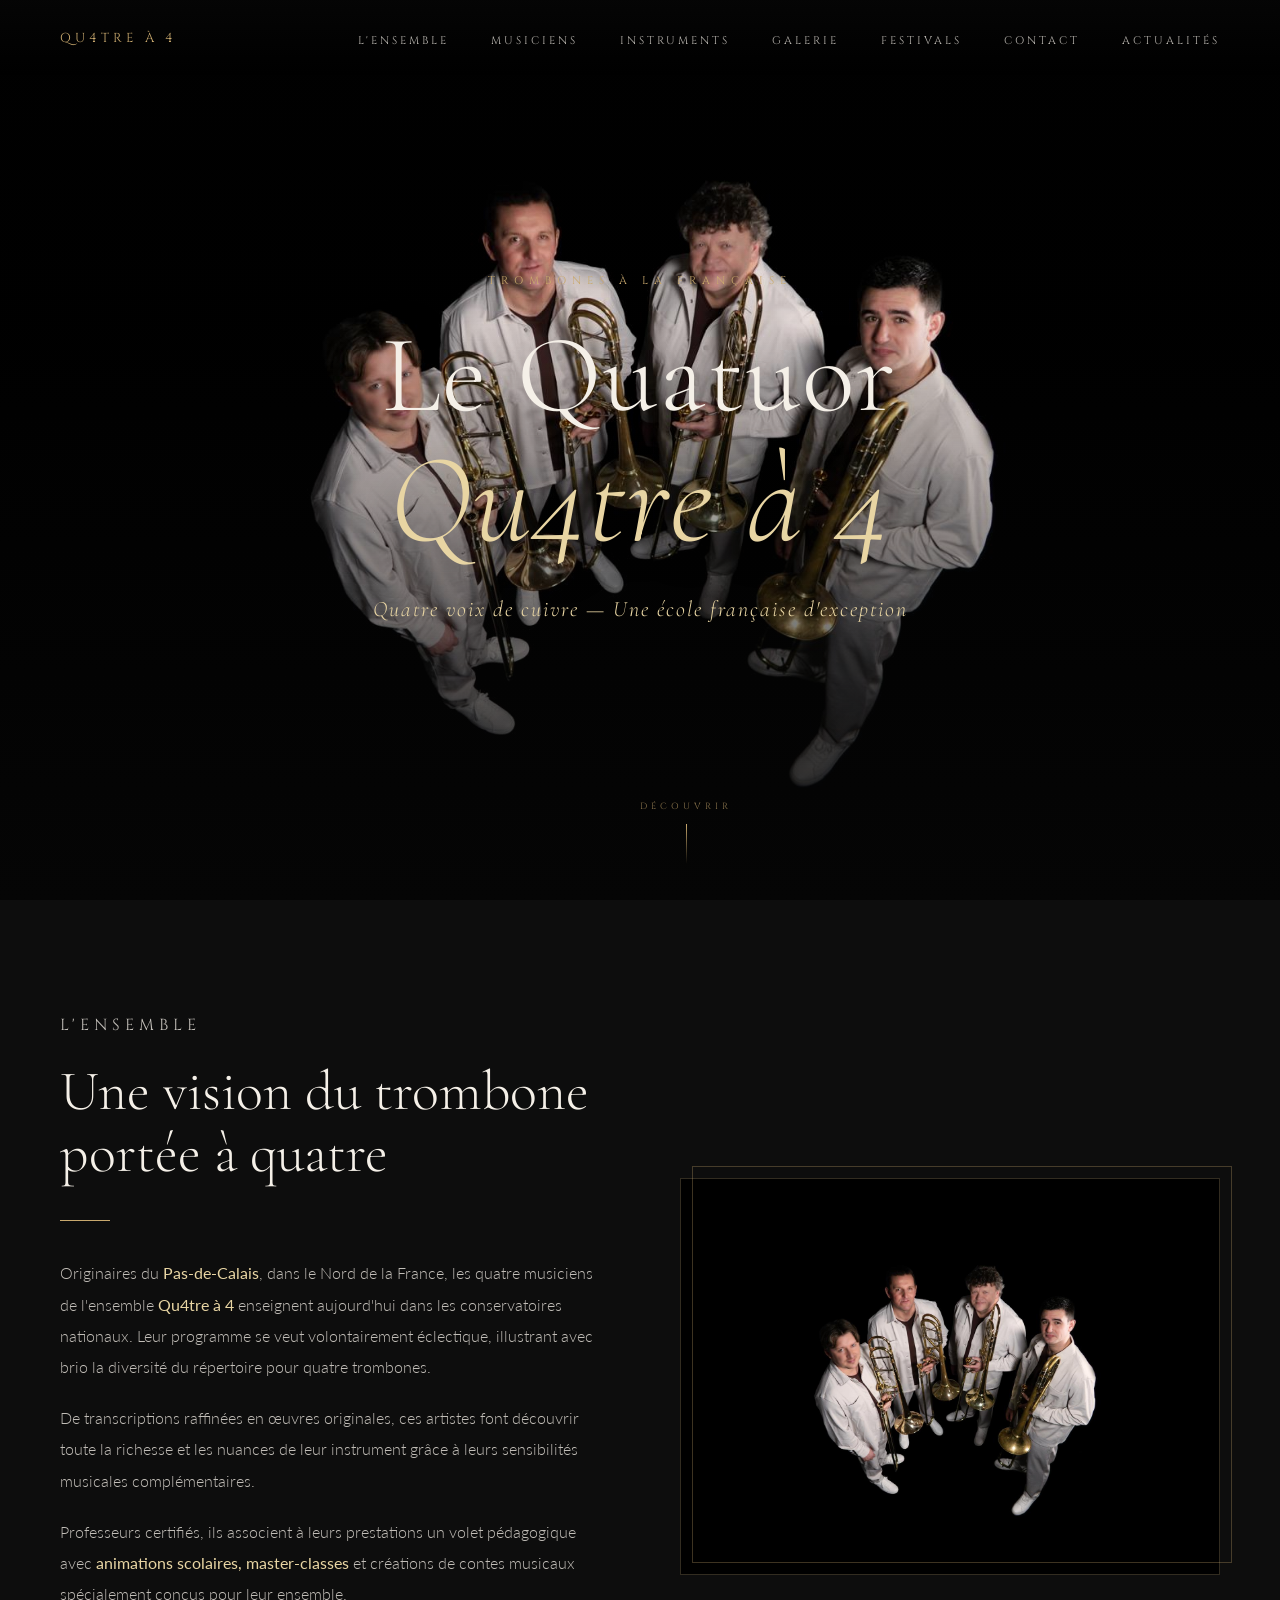
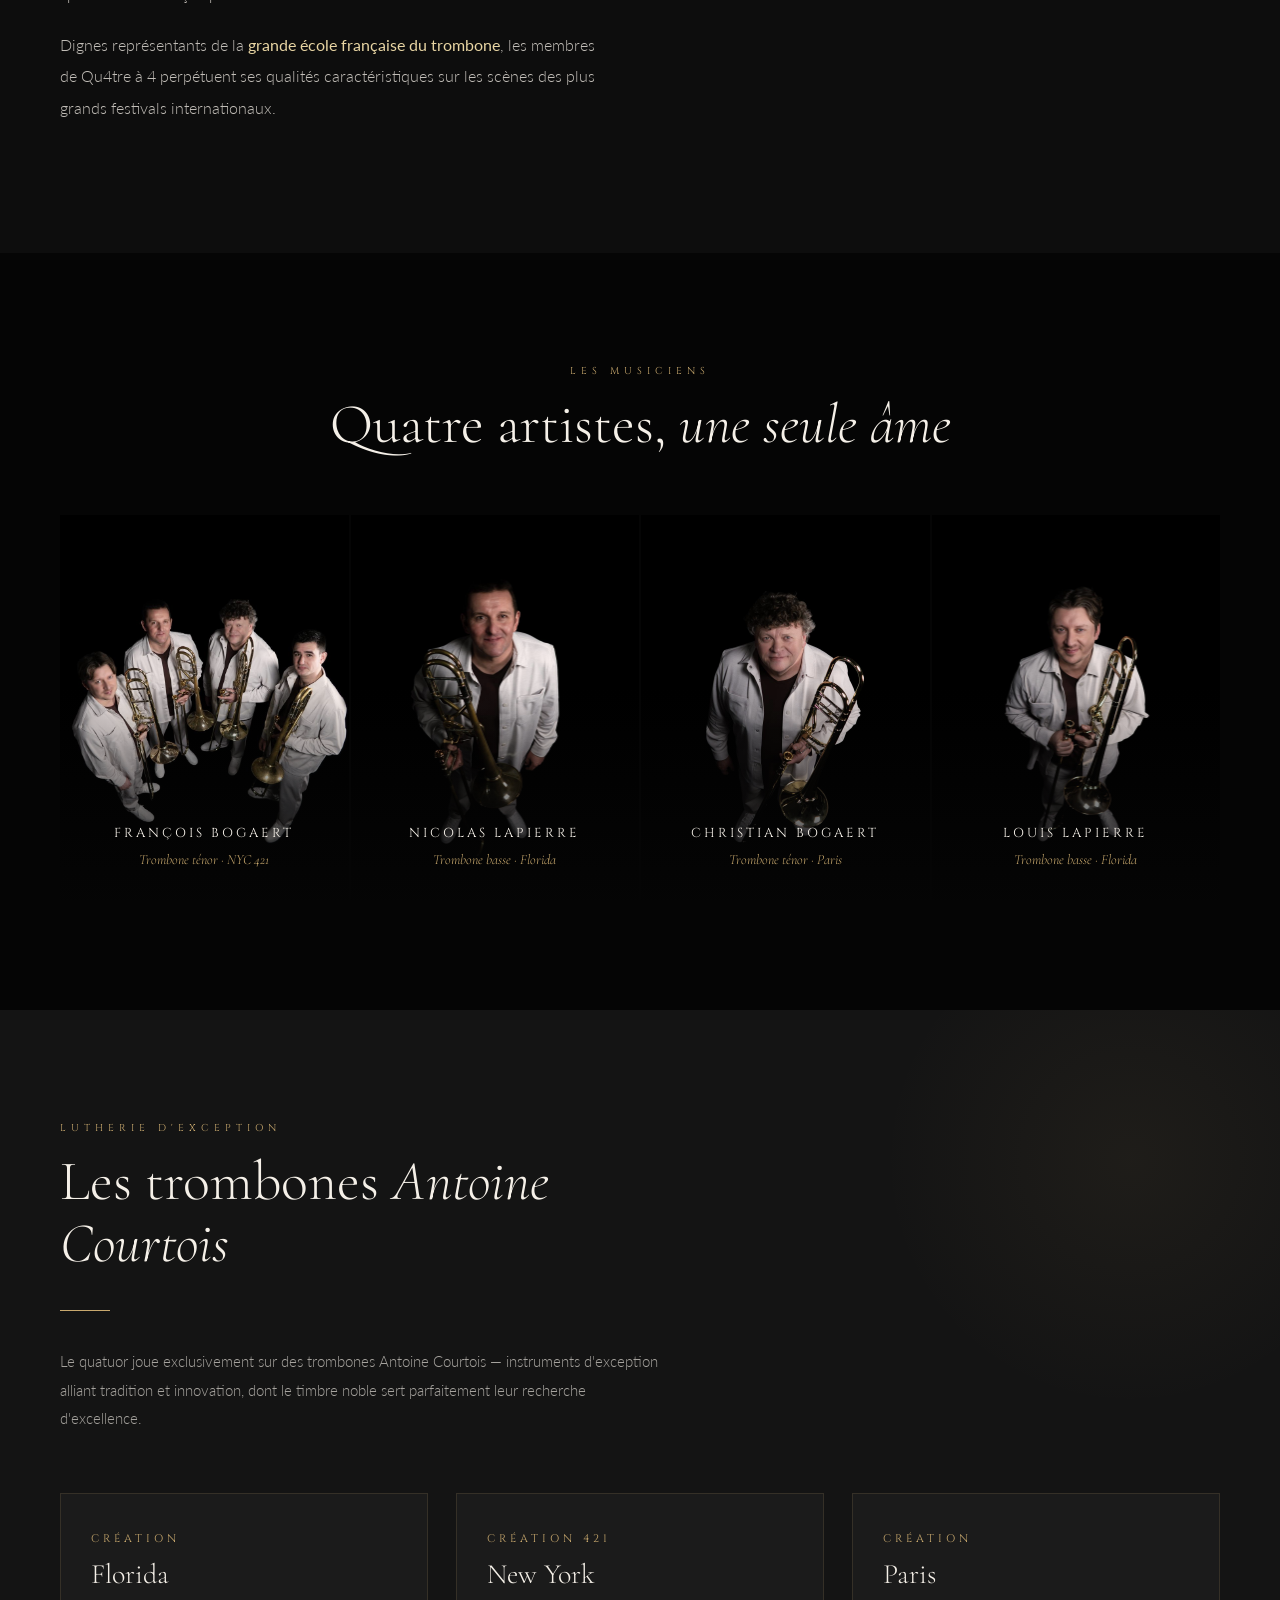
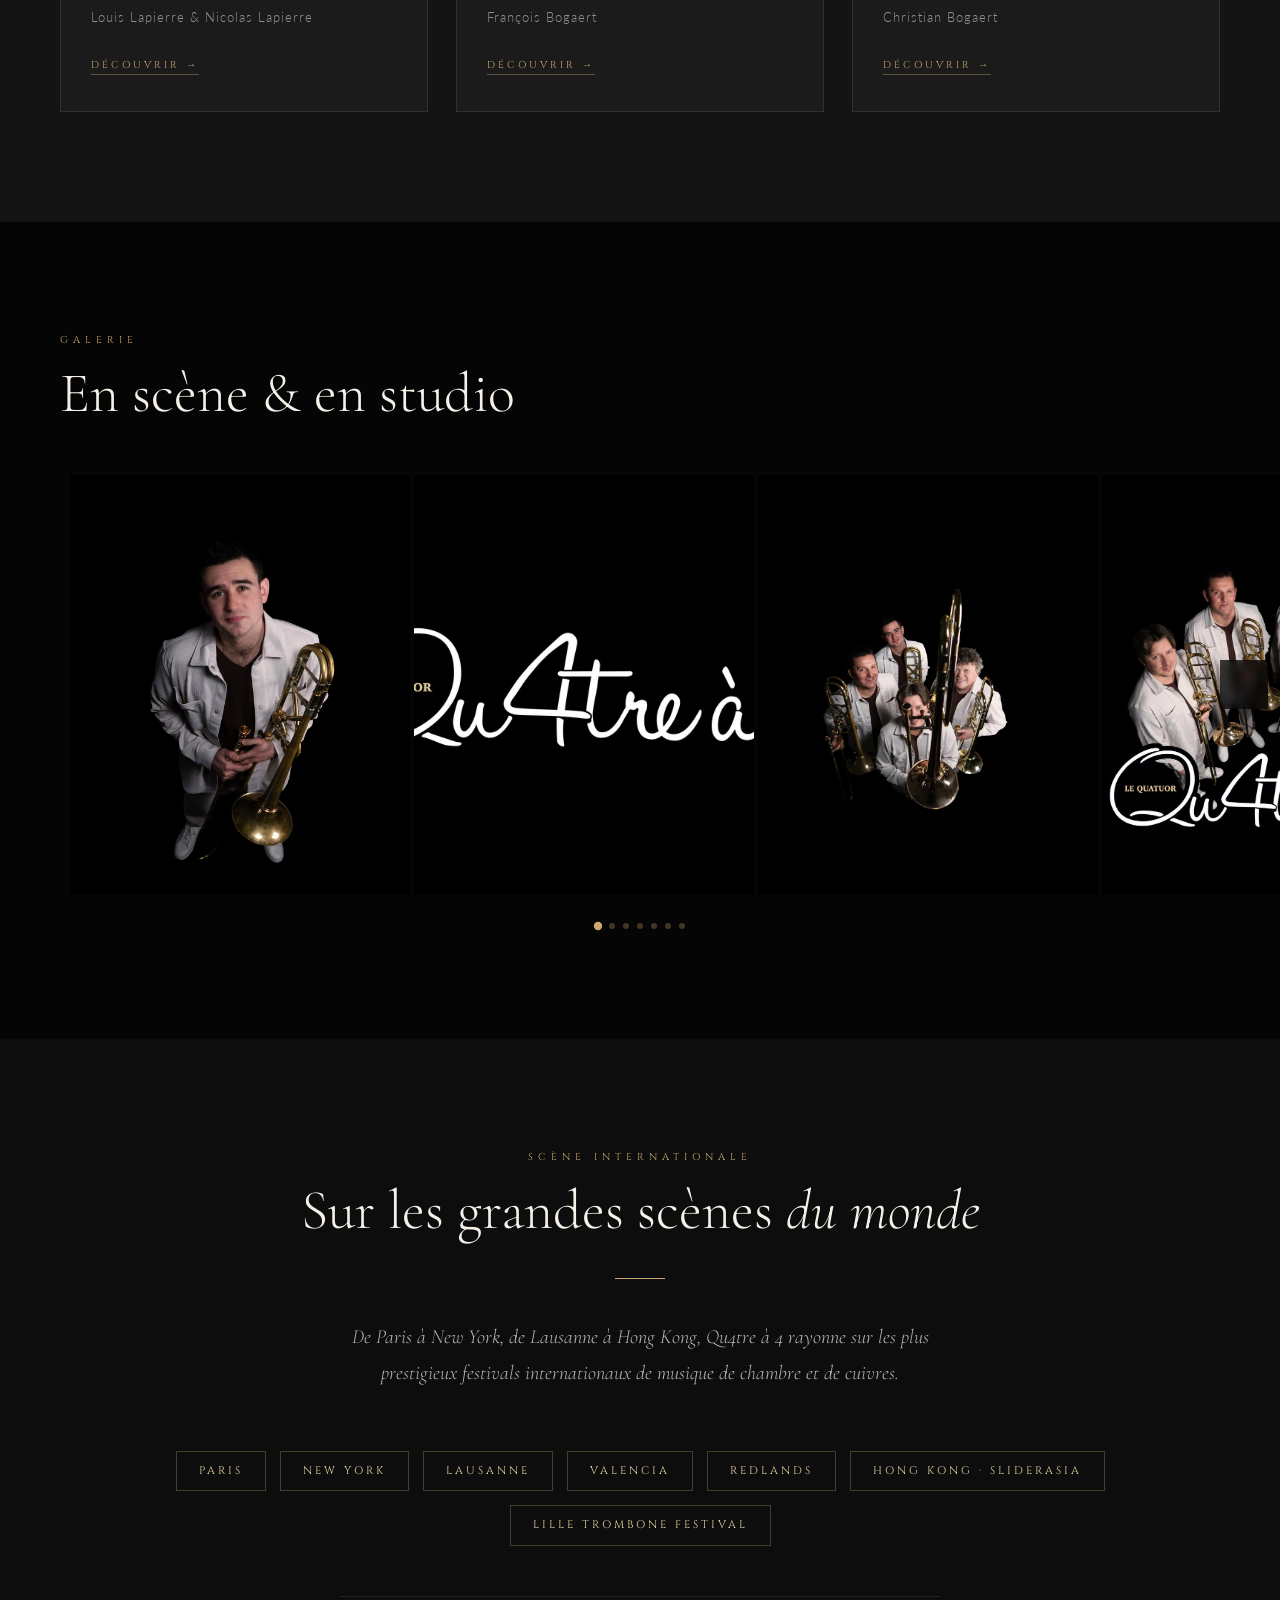
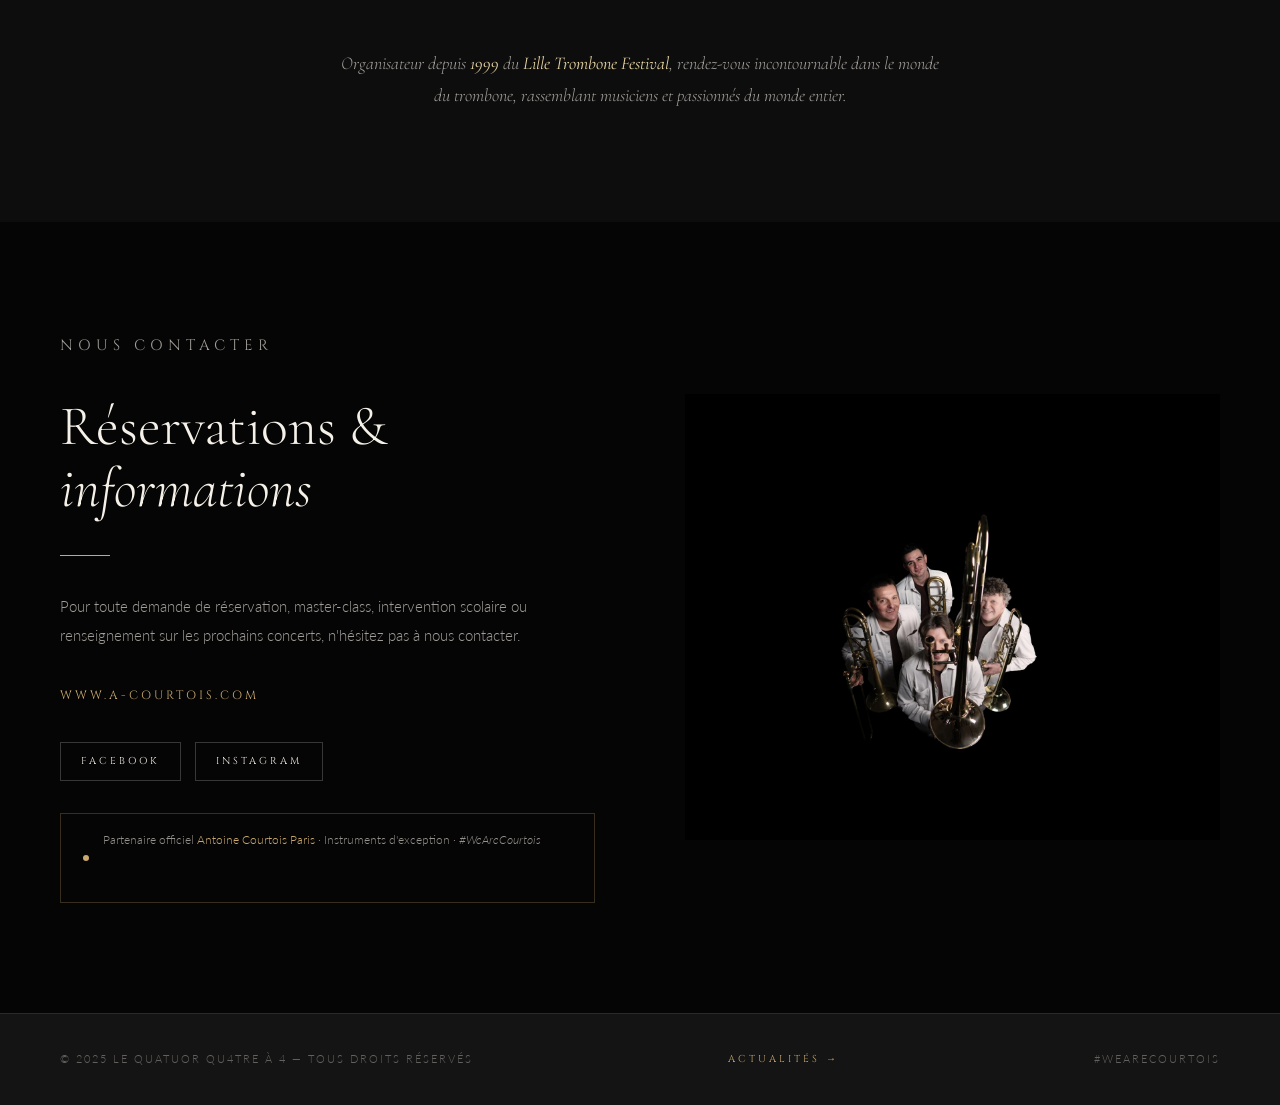
<file: index.html>
<!DOCTYPE html>
<html lang="fr">
<head>
  <meta charset="UTF-8">
  <meta name="viewport" content="width=device-width, initial-scale=1.0">
  <title>Le Quatuor Qu4tre à 4 — Trombones à la Française</title>
  <link rel="stylesheet" href="css/base.css">
  <link rel="stylesheet" href="css/nav.css">
  <link rel="stylesheet" href="css/home.css">
</head>
<body>

  <!-- ── NAVIGATION ── -->
  <nav id="navbar">
    <a href="#hero" class="nav-logo">Qu4tre à 4</a>
    <ul class="nav-links">
      <li><a href="#presentation">L'Ensemble</a></li>
      <li><a href="#membres">Musiciens</a></li>
      <li><a href="#instruments">Instruments</a></li>
      <li><a href="#galerie">Galerie</a></li>
      <li><a href="#festivals">Festivals</a></li>
      <li><a href="#contact">Contact</a></li>
      <li><a href="actualites.html">Actualités</a></li>
    </ul>
    <a href="actualites.html" class="nav-mobile-actu">Actualités</a>
  </nav>

  <!-- ── HERO ── -->
  <section id="hero">
    <div class="hero-bg"></div>
    <div class="hero-overlay"></div>
    <div class="hero-content">
      <p class="hero-eyebrow">Trombones à la Française</p>
      <h1 class="hero-title">Le Quatuor<br><em>Qu4tre à 4</em></h1>
      <p class="hero-tagline">Quatre voix de cuivre — Une école française d'exception</p>
    </div>
    <div class="hero-scroll">
      <span>Découvrir</span>
      <div class="scroll-line"></div>
    </div>
  </section>

  <!-- ── PRÉSENTATION ── -->
  <section id="presentation">
    <div class="pres-text reveal">
      <p class="eyebrow">L'Ensemble</p>
      <h2 class="section-title">Une vision du trombone portée à quatre</h2>
      <span class="gold-rule"></span>
      <p>Originaires du <strong>Pas-de-Calais</strong>, dans le Nord de la France, les quatre musiciens de l'ensemble <strong>Qu4tre à 4</strong> enseignent aujourd'hui dans les conservatoires nationaux. Leur programme se veut volontairement éclectique, illustrant avec brio la diversité du répertoire pour quatre trombones.</p>
      <p>De transcriptions raffinées en œuvres originales, ces artistes font découvrir toute la richesse et les nuances de leur instrument grâce à leurs sensibilités musicales complémentaires.</p>
      <p>Professeurs certifiés, ils associent à leurs prestations un volet pédagogique avec <strong>animations scolaires, master-classes</strong> et créations de contes musicaux spécialement conçus pour leur ensemble.</p>
      <p>Dignes représentants de la <strong>grande école française du trombone</strong>, les membres de Qu4tre à 4 perpétuent ses qualités caractéristiques sur les scènes des plus grands festivals internationaux.</p>
    </div>
    <div class="pres-img reveal">
      <img src="images/groupe-2.jpg" alt="Qu4tre à 4 — Photo de groupe">
      <div class="pres-img-frame"></div>
    </div>
  </section>

  <!-- ── MEMBRES ── -->
  <section id="membres">
    <p class="eyebrow reveal">Les Musiciens</p>
    <h2 class="section-title reveal">Quatre artistes, <em>une seule âme</em></h2>
    <div class="membres-grid">
      <div class="membre-card reveal">
        <img src="images/francois-bogaert.jpg" alt="François Bogaert">
        <div class="membre-overlay">
          <p class="membre-name">François Bogaert</p>
          <p class="membre-instrument">Trombone ténor · NYC 421</p>
        </div>
      </div>
      <div class="membre-card reveal">
        <img src="images/nicolas-lapierre.jpg" alt="Nicolas Lapierre">
        <div class="membre-overlay">
          <p class="membre-name">Nicolas Lapierre</p>
          <p class="membre-instrument">Trombone basse · Florida</p>
        </div>
      </div>
      <div class="membre-card reveal">
        <img src="images/christian-bogaert.jpg" alt="Christian Bogaert">
        <div class="membre-overlay">
          <p class="membre-name">Christian Bogaert</p>
          <p class="membre-instrument">Trombone ténor · Paris</p>
        </div>
      </div>
      <div class="membre-card reveal">
        <img src="images/louis-lapierre.jpg" alt="Louis Lapierre">
        <div class="membre-overlay">
          <p class="membre-name">Louis Lapierre</p>
          <p class="membre-instrument">Trombone basse · Florida</p>
        </div>
      </div>
    </div>
  </section>

  <!-- ── INSTRUMENTS ── -->
  <section id="instruments">
    <div class="instruments-header reveal">
      <p class="eyebrow">Lutherie d'exception</p>
      <h2 class="section-title">Les trombones <em>Antoine Courtois</em></h2>
      <span class="gold-rule"></span>
      <p style="color:rgba(245,240,232,0.65); font-size:15px; line-height:1.9;">Le quatuor joue exclusivement sur des trombones Antoine Courtois — instruments d'exception alliant tradition et innovation, dont le timbre noble sert parfaitement leur recherche d'excellence.</p>
    </div>
    <div class="instruments-grid">
      <div class="instrument-card reveal">
        <p class="instrument-model">Création</p>
        <h3 class="instrument-name">Florida</h3>
        <p class="instrument-player">Louis Lapierre &amp; Nicolas Lapierre</p>
        <a href="https://www.a-courtois.com/fr/instruments/trombones-fr/creation-florida/" target="_blank" class="instrument-link">Découvrir →</a>
      </div>
      <div class="instrument-card reveal">
        <p class="instrument-model">Création 421</p>
        <h3 class="instrument-name">New York</h3>
        <p class="instrument-player">François Bogaert</p>
        <a href="https://www.a-courtois.com/fr/instruments/tenor-fr/creation-421-new-york-trombone-tenor/" target="_blank" class="instrument-link">Découvrir →</a>
      </div>
      <div class="instrument-card reveal">
        <p class="instrument-model">Création</p>
        <h3 class="instrument-name">Paris</h3>
        <p class="instrument-player">Christian Bogaert</p>
        <a href="https://www.a-courtois.com/fr/instruments/tenor-fr/creation-paris/" target="_blank" class="instrument-link">Découvrir →</a>
      </div>
    </div>
  </section>

  <!-- ── GALERIE ── -->
  <section id="galerie">
    <div class="section-header">
      <p class="eyebrow reveal">Galerie</p>
      <h2 class="section-title reveal">En scène &amp; en studio</h2>
    </div>
    <div class="carousel-wrapper">
      <button class="carousel-btn carousel-prev" aria-label="Précédent">&#8592;</button>
      <div class="carousel-track">
        <div class="galerie-item"><img src="images/galerie-1.jpg" alt="Qu4tre à 4"></div>
        <div class="galerie-item"><img src="images/galerie-2.jpg" alt="Qu4tre à 4"></div>
        <div class="galerie-item"><img src="images/galerie-3.jpg" alt="Qu4tre à 4"></div>
        <div class="galerie-item"><img src="images/galerie-4.jpg" alt="Qu4tre à 4"></div>
        <div class="galerie-item"><img src="images/galerie-5.jpg" alt="Qu4tre à 4"></div>
        <div class="galerie-item"><img src="images/galerie-6.jpg" alt="Qu4tre à 4"></div>
        <div class="galerie-item"><img src="images/galerie-7.jpg" alt="Qu4tre à 4"></div>
      </div>
      <button class="carousel-btn carousel-next" aria-label="Suivant">&#8594;</button>
    </div>
  </section>

  <!-- ── FESTIVALS ── -->
  <section id="festivals">
    <p class="eyebrow reveal">Scène internationale</p>
    <h2 class="section-title reveal">Sur les grandes scènes <em>du monde</em></h2>
    <span class="gold-rule" style="margin: 0 auto 40px;"></span>
    <p class="festivals-intro reveal">De Paris à New York, de Lausanne à Hong Kong, Qu4tre à 4 rayonne sur les plus prestigieux festivals internationaux de musique de chambre et de cuivres.</p>
    <div class="festivals-pills reveal">
      <span class="festival-pill">Paris</span>
      <span class="festival-pill">New York</span>
      <span class="festival-pill">Lausanne</span>
      <span class="festival-pill">Valencia</span>
      <span class="festival-pill">Redlands</span>
      <span class="festival-pill">Hong Kong · SliderAsia</span>
      <span class="festival-pill">Lille Trombone Festival</span>
    </div>
    <p class="festival-note reveal">Organisateur depuis <strong>1999</strong> du <strong>Lille Trombone Festival</strong>, rendez-vous incontournable dans le monde du trombone, rassemblant musiciens et passionnés du monde entier.</p>
  </section>

  <!-- ── CONTACT ── -->
  <section id="contact">
    <div class="contact-text reveal">
      <p class="eyebrow">Nous contacter</p>
      <h2 class="section-title">Réservations &amp; <em>informations</em></h2>
      <span class="gold-rule"></span>
      <p>Pour toute demande de réservation, master-class, intervention scolaire ou renseignement sur les prochains concerts, n'hésitez pas à nous contacter.</p>
      <div class="contact-links">
        <a href="https://www.a-courtois.com" target="_blank">www.a-courtois.com</a>
      </div>
      <div class="social-row">
        <a href="#" target="_blank">Facebook</a>
        <a href="#" target="_blank">Instagram</a>
      </div>
      <div class="courtois-badge">
        <div class="badge-dot"></div>
        <p>Partenaire officiel <a href="https://www.a-courtois.com" target="_blank">Antoine Courtois Paris</a> · Instruments d'exception · <em>#WeAreCourtois</em></p>
      </div>
    </div>
    <div class="contact-photo reveal">
      <img src="images/groupe-3.jpg" alt="Qu4tre à 4">
    </div>
  </section>

  <!-- ── FOOTER ── -->
  <footer>
    <p>© 2025 Le Quatuor Qu4tre à 4 — Tous droits réservés</p>
    <a href="actualites.html">Actualités →</a>
    <p>#WeAreCourtois</p>
  </footer>

  <script src="js/main.js"></script>
</body>
</html>
</file>
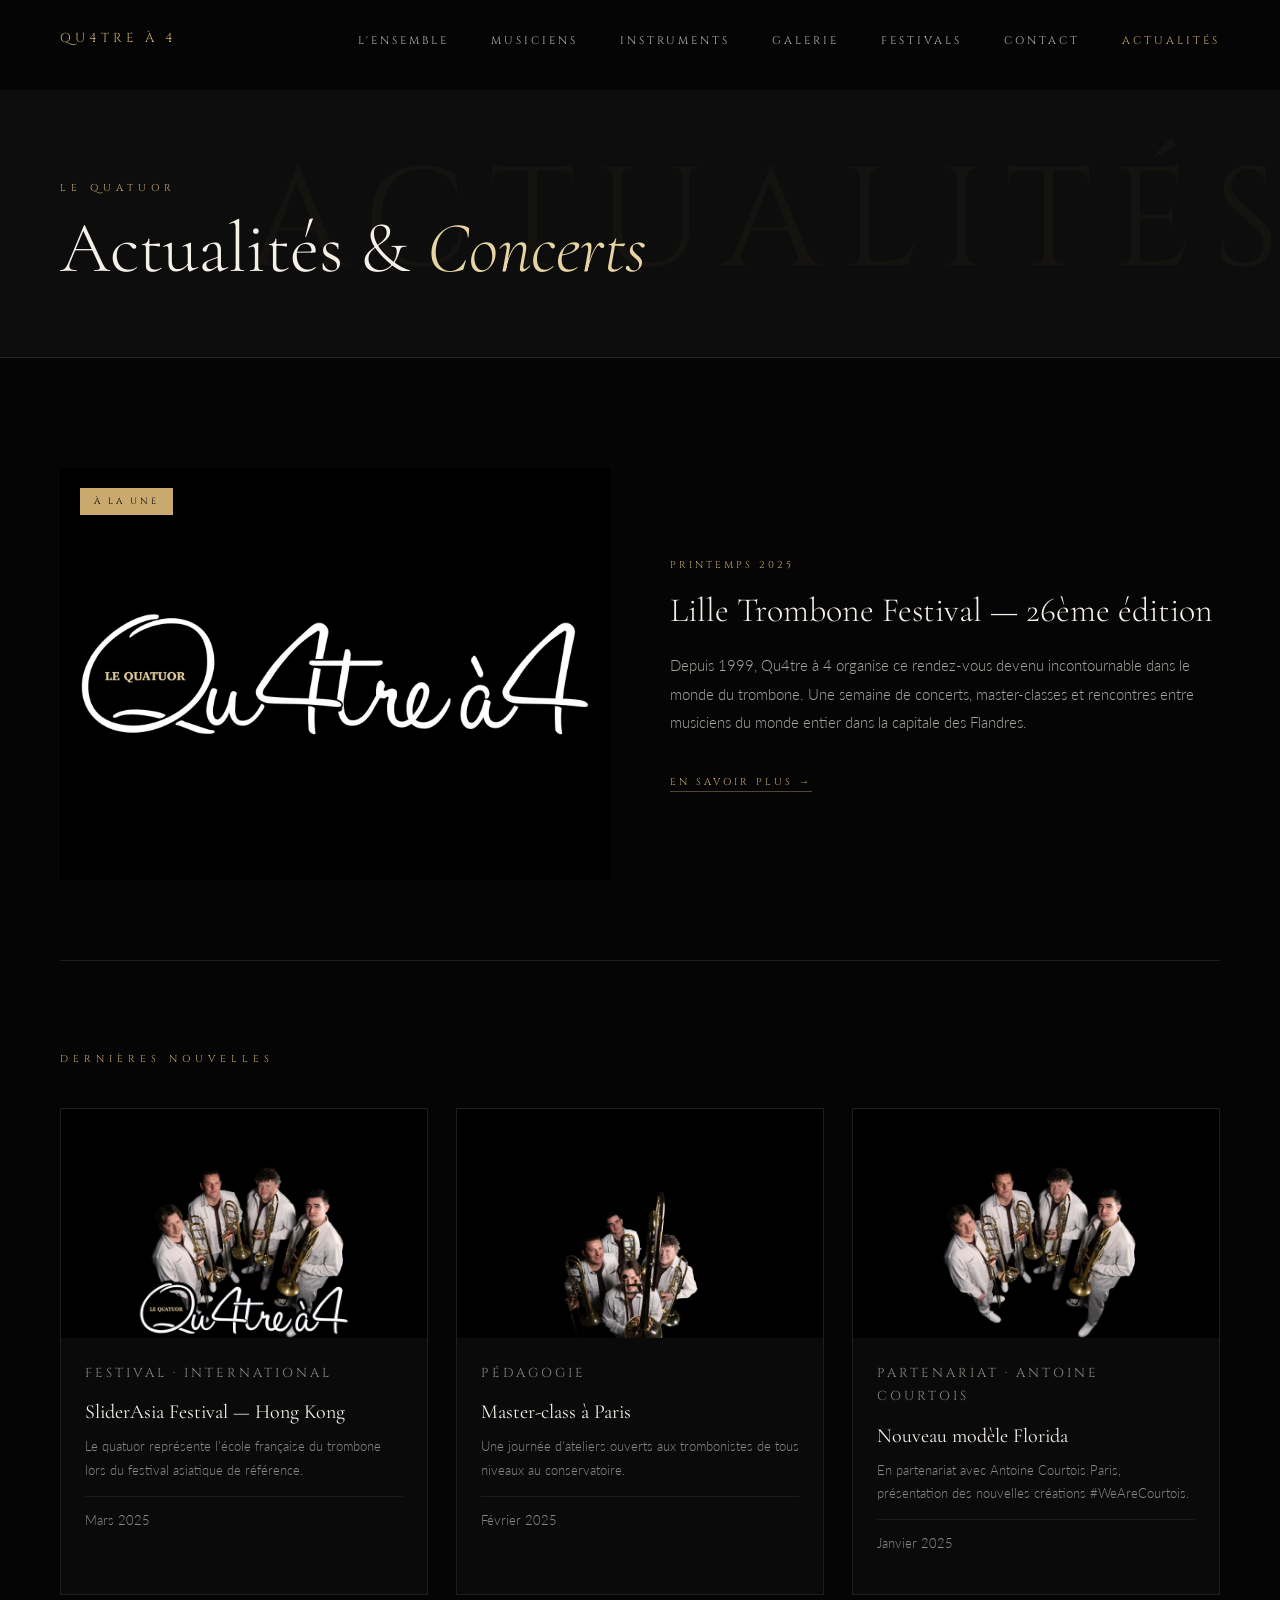
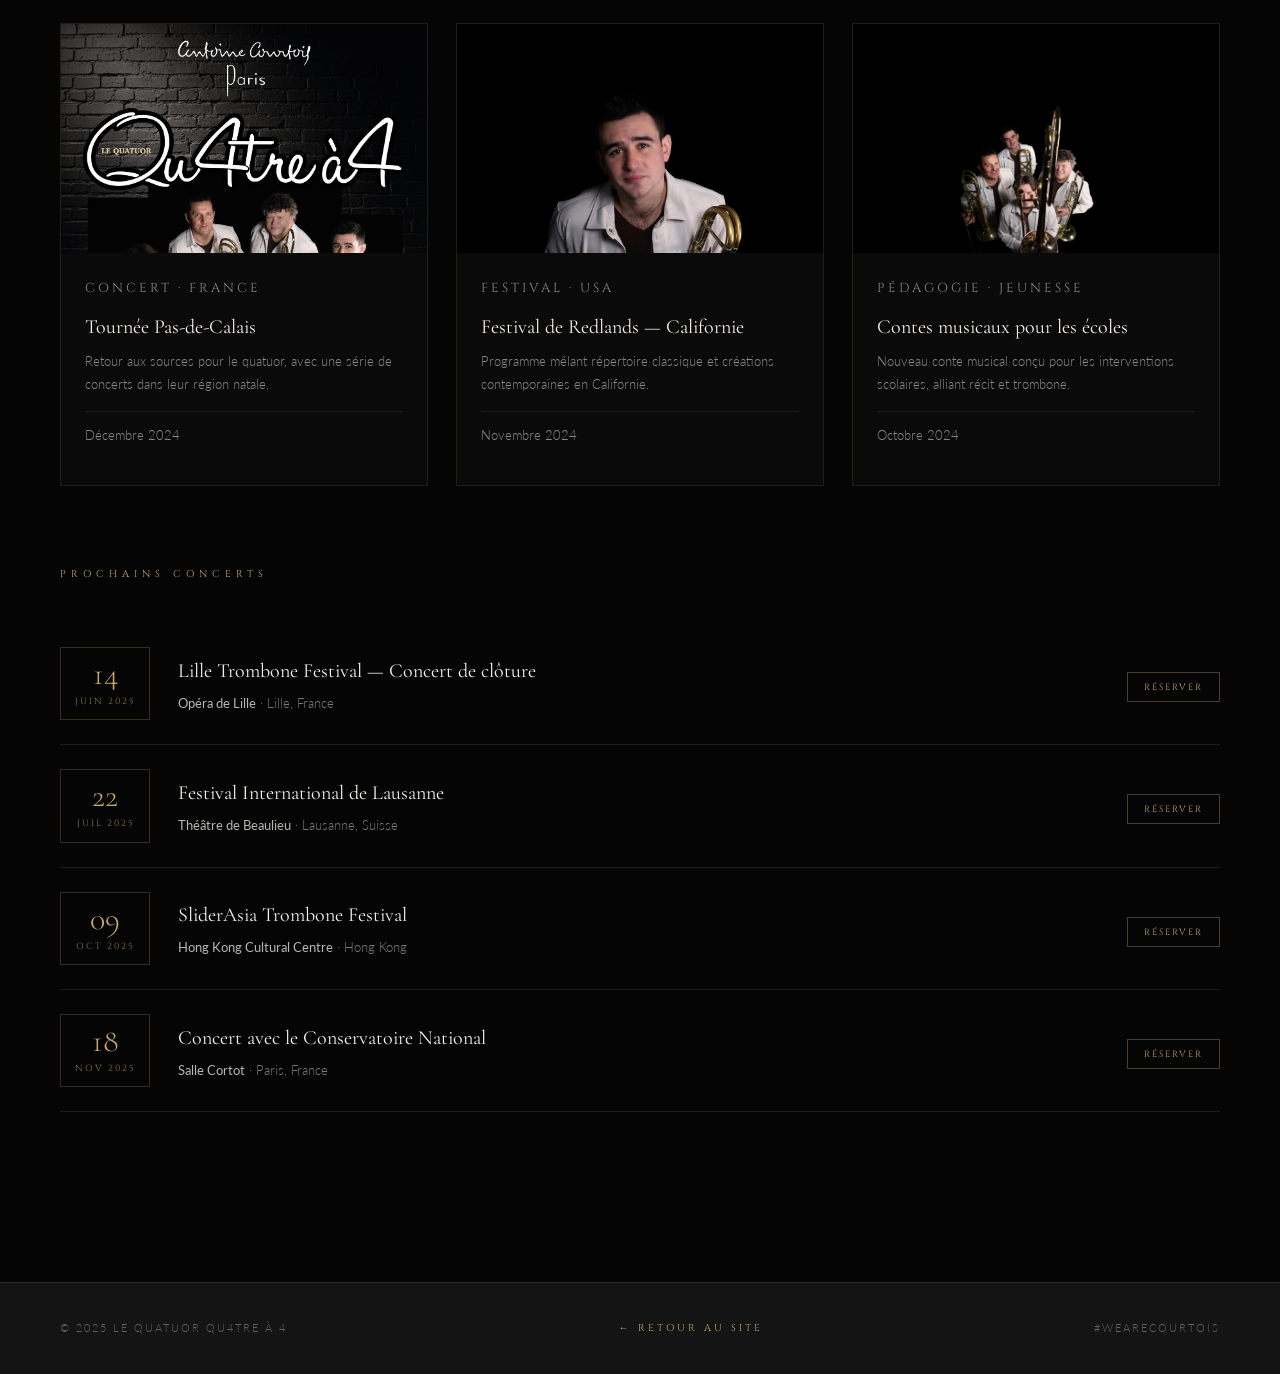
<file: actualites.html>
<!DOCTYPE html>
<html lang="fr">
<head>
  <meta charset="UTF-8">
  <meta name="viewport" content="width=device-width, initial-scale=1.0">
  <title>Actualités — Le Quatuor Qu4tre à 4</title>
  <link rel="stylesheet" href="css/base.css">
  <link rel="stylesheet" href="css/nav.css">
  <link rel="stylesheet" href="css/actualites.css">
</head>
<body>

  <!-- ── NAVIGATION ── -->
  <nav id="navbar">
    <a href="index.html" class="nav-logo">Qu4tre à 4</a>
    <ul class="nav-links">
      <li><a href="index.html#presentation">L'Ensemble</a></li>
      <li><a href="index.html#membres">Musiciens</a></li>
      <li><a href="index.html#instruments">Instruments</a></li>
      <li><a href="index.html#galerie">Galerie</a></li>
      <li><a href="index.html#festivals">Festivals</a></li>
      <li><a href="index.html#contact">Contact</a></li>
      <li><a href="actualites.html" class="active">Actualités</a></li>
    </ul>
    <a href="index.html" class="nav-mobile-actu">← Retour</a>
  </nav>

  <!-- ── EN-TÊTE ── -->
  <div class="page-header">
    <p class="eyebrow">Le Quatuor</p>
    <h1 class="page-title">Actualités &amp; <em>Concerts</em></h1>
  </div>

  <!-- ── CONTENU PRINCIPAL ── -->
  <main>

    <!-- Article à la une -->
    <article class="featured-article">
      <div class="featured-img-wrap">
        <img src="images/galerie-2.jpg" alt="Lille Trombone Festival">
        <span class="featured-badge">À la une</span>
      </div>
      <div class="featured-content">
        <p class="article-date">Printemps 2025</p>
        <h2>Lille Trombone Festival — 26ème édition</h2>
        <p>Depuis 1999, Qu4tre à 4 organise ce rendez-vous devenu incontournable dans le monde du trombone. Une semaine de concerts, master-classes et rencontres entre musiciens du monde entier dans la capitale des Flandres.</p>
        <a href="#" class="read-more">En savoir plus →</a>
      </div>
    </article>

    <!-- Dernières nouvelles -->
    <p class="section-label">Dernières nouvelles</p>
    <div class="articles-grid">

      <article class="article-card">
        <div class="article-img-wrap">
          <img src="images/galerie-4.jpg" alt="SliderAsia Festival">
        </div>
        <div class="article-body">
          <p class="article-tag">Festival · International</p>
          <h3>SliderAsia Festival — Hong Kong</h3>
          <p>Le quatuor représente l'école française du trombone lors du festival asiatique de référence.</p>
          <p class="article-meta">Mars 2025</p>
        </div>
      </article>

      <article class="article-card">
        <div class="article-img-wrap">
          <img src="images/galerie-7.jpg" alt="Master-class Paris">
        </div>
        <div class="article-body">
          <p class="article-tag">Pédagogie</p>
          <h3>Master-class à Paris</h3>
          <p>Une journée d'ateliers ouverts aux trombonistes de tous niveaux au conservatoire.</p>
          <p class="article-meta">Février 2025</p>
        </div>
      </article>

      <article class="article-card">
        <div class="article-img-wrap">
          <img src="images/galerie-6.jpg" alt="Antoine Courtois Florida">
        </div>
        <div class="article-body">
          <p class="article-tag">Partenariat · Antoine Courtois</p>
          <h3>Nouveau modèle Florida</h3>
          <p>En partenariat avec Antoine Courtois Paris, présentation des nouvelles créations #WeAreCourtois.</p>
          <p class="article-meta">Janvier 2025</p>
        </div>
      </article>

      <article class="article-card">
        <div class="article-img-wrap">
          <img src="images/galerie-5.jpg" alt="Tournée Nord">
        </div>
        <div class="article-body">
          <p class="article-tag">Concert · France</p>
          <h3>Tournée Pas-de-Calais</h3>
          <p>Retour aux sources pour le quatuor, avec une série de concerts dans leur région natale.</p>
          <p class="article-meta">Décembre 2024</p>
        </div>
      </article>

      <article class="article-card">
        <div class="article-img-wrap">
          <img src="images/galerie-1.jpg" alt="Festival Redlands">
        </div>
        <div class="article-body">
          <p class="article-tag">Festival · USA</p>
          <h3>Festival de Redlands — Californie</h3>
          <p>Programme mêlant répertoire classique et créations contemporaines en Californie.</p>
          <p class="article-meta">Novembre 2024</p>
        </div>
      </article>

      <article class="article-card">
        <div class="article-img-wrap">
          <img src="images/groupe-3.jpg" alt="Contes musicaux">
        </div>
        <div class="article-body">
          <p class="article-tag">Pédagogie · Jeunesse</p>
          <h3>Contes musicaux pour les écoles</h3>
          <p>Nouveau conte musical conçu pour les interventions scolaires, alliant récit et trombone.</p>
          <p class="article-meta">Octobre 2024</p>
        </div>
      </article>

    </div>

    <!-- Prochains concerts -->
    <div class="concerts-section">
      <p class="section-label">Prochains concerts</p>

      <div class="concert-item">
        <div class="concert-date-block">
          <div class="concert-day">14</div>
          <div class="concert-month">Juin 2025</div>
        </div>
        <div class="concert-info">
          <h4>Lille Trombone Festival — Concert de clôture</h4>
          <p><strong>Opéra de Lille</strong> · Lille, France</p>
        </div>
        <div class="concert-cta"><a href="#">Réserver</a></div>
      </div>

      <div class="concert-item">
        <div class="concert-date-block">
          <div class="concert-day">22</div>
          <div class="concert-month">Juil 2025</div>
        </div>
        <div class="concert-info">
          <h4>Festival International de Lausanne</h4>
          <p><strong>Théâtre de Beaulieu</strong> · Lausanne, Suisse</p>
        </div>
        <div class="concert-cta"><a href="#">Réserver</a></div>
      </div>

      <div class="concert-item">
        <div class="concert-date-block">
          <div class="concert-day">09</div>
          <div class="concert-month">Oct 2025</div>
        </div>
        <div class="concert-info">
          <h4>SliderAsia Trombone Festival</h4>
          <p><strong>Hong Kong Cultural Centre</strong> · Hong Kong</p>
        </div>
        <div class="concert-cta"><a href="#">Réserver</a></div>
      </div>

      <div class="concert-item">
        <div class="concert-date-block">
          <div class="concert-day">18</div>
          <div class="concert-month">Nov 2025</div>
        </div>
        <div class="concert-info">
          <h4>Concert avec le Conservatoire National</h4>
          <p><strong>Salle Cortot</strong> · Paris, France</p>
        </div>
        <div class="concert-cta"><a href="#">Réserver</a></div>
      </div>

    </div>
  </main>

  <!-- ── FOOTER ── -->
  <footer>
    <p>© 2025 Le Quatuor Qu4tre à 4</p>
    <a href="index.html">← Retour au site</a>
    <p>#WeAreCourtois</p>
  </footer>

  <script src="js/main.js"></script>
</body>
</html>
</file>
<file: css/base.css>
/* =========================================
   BASE.CSS — Variables, reset, typographie
   Quatuor Qu4tre à 4 — Version Sombre
   ========================================= */

@import url('https://fonts.googleapis.com/css2?family=Cormorant+Garamond:ital,wght@0,300;0,400;0,600;1,300;1,400&family=Cinzel:wght@400;600&family=Lato:wght@300;400&display=swap');

/* ── Variables ── */
:root {
  --gold:        #C9A96E;
  --gold-light:  #E8D5A3;
  --gold-dark:   #8B6914;
  --black:       #050505;
  --dark:        #0D0D0D;
  --dark2:       #141414;
  --white:       #F5F0E8;
  --gray:        #888;
  --line:        rgba(201, 169, 110, 0.15);
  --transition:  0.6s cubic-bezier(0.25, 0.46, 0.45, 0.94);
}

/* ── Reset ── */
*, *::before, *::after {
  box-sizing: border-box;
  margin: 0;
  padding: 0;
}

html {
  scroll-behavior: smooth;
}

body {
  background: var(--black);
  color: var(--white);
  font-family: 'Lato', sans-serif;
  font-weight: 300;
  line-height: 1.7;
  overflow-x: hidden;
}

img {
  display: block;
  max-width: 100%;
}

a {
  color: inherit;
  text-decoration: none;
}

/* ── Typographie utilitaires ── */
.eyebrow {
  font-family: 'Cinzel', serif;
  font-size: 10px;
  letter-spacing: 5px;
  color: var(--gold);
  text-transform: uppercase;
  margin-bottom: 14px;
}

.section-title {
  font-family: 'Cormorant Garamond', serif;
  font-size: clamp(34px, 5vw, 56px);
  font-weight: 300;
  line-height: 1.1;
  margin-bottom: 36px;
}

.section-title em {
  font-style: italic;
}

.gold-rule {
  display: block;
  width: 50px;
  height: 1px;
  background: var(--gold);
  margin-bottom: 36px;
}

/* ── Reveal on scroll ── */
.reveal {
  opacity: 0;
  transform: translateY(22px);
  transition: opacity 0.8s ease, transform 0.8s ease;
}

.reveal.visible {
  opacity: 1;
  transform: none;
}

/* ── Responsive breakpoints ── */
@media (max-width: 960px) {
  section {
    padding: 80px 24px !important;
  }
}
</file>
<file: css/nav.css>
/* =========================================
   NAV.CSS — Navigation fixe
   Quatuor Qu4tre à 4 — Version Sombre
   ========================================= */

nav {
  position: fixed;
  top: 0; left: 0; right: 0;
  z-index: 100;
  display: flex;
  justify-content: space-between;
  align-items: center;
  padding: 24px 60px;
  background: linear-gradient(to bottom, rgba(5,5,5,0.95) 0%, transparent 100%);
  transition: background var(--transition), border-color var(--transition);
}

nav.scrolled {
  background: rgba(5, 5, 5, 0.97);
  border-bottom: 1px solid var(--line);
}

.nav-logo {
  font-family: 'Cinzel', serif;
  font-size: 13px;
  letter-spacing: 4px;
  color: var(--gold);
  text-transform: uppercase;
}

.nav-links {
  display: flex;
  gap: 42px;
  list-style: none;
}

.nav-links a {
  font-family: 'Cinzel', serif;
  font-size: 11px;
  letter-spacing: 3px;
  text-transform: uppercase;
  color: var(--white);
  opacity: 0.75;
  transition: opacity 0.3s, color 0.3s;
}

.nav-links a:hover {
  opacity: 1;
  color: var(--gold);
}

.nav-links a.active {
  color: var(--gold);
  opacity: 1;
}

/* Bouton mobile — caché par défaut sur desktop */
.nav-mobile-actu {
  display: none;
  font-family: 'Cinzel', serif;
  font-size: 10px;
  letter-spacing: 2px;
  text-transform: uppercase;
  color: #050505;
  background: #C9A96E;
  padding: 9px 16px;
  border-radius: 2px;
  white-space: nowrap;
  text-decoration: none;
}

/* ── Footer ── */
footer {
  background: var(--dark2);
  border-top: 1px solid var(--line);
  padding: 36px 60px;
  display: flex;
  justify-content: space-between;
  align-items: center;
}

footer p {
  font-size: 11px;
  letter-spacing: 2px;
  color: rgba(245, 240, 232, 0.35);
  text-transform: uppercase;
}

footer a {
  font-family: 'Cinzel', serif;
  font-size: 10px;
  letter-spacing: 3px;
  color: var(--gold);
  text-transform: uppercase;
  transition: opacity 0.3s;
}

footer a:hover {
  opacity: 0.7;
}

/* ── Responsive mobile ── */
@media screen and (max-width: 960px) {
  nav {
    padding: 16px 20px;
  }

  .nav-links {
    display: none !important;
  }

  .nav-mobile-actu {
    display: block !important;
  }

  footer {
    flex-direction: column;
    gap: 12px;
    text-align: center;
    padding: 28px 24px;
  }
}
</file>
<file: css/home.css>
/* =========================================
   HOME.CSS — Styles page principale
   Quatuor Qu4tre à 4 — Version Sombre
   ========================================= */

/* ── Sections communes ── */
section {
  padding: 110px 60px;
}

/* ─────────────────────────────────────
   HERO
───────────────────────────────────── */
#hero {
  position: relative;
  height: 100vh;
  display: flex;
  flex-direction: column;
  align-items: center;
  justify-content: center;
  overflow: hidden;
  text-align: center;
}

.hero-bg {
  position: absolute;
  inset: 0;
  background: url('../images/groupe-2.jpg') center center / cover no-repeat;
  animation: zoomOut 12s ease-out forwards;
}

@keyframes zoomOut {
  from { transform: scale(1.1); }
  to   { transform: scale(1.02); }
}

.hero-overlay {
  position: absolute;
  inset: 0;
  background: linear-gradient(
    to bottom,
    rgba(5,5,5,0.15) 0%,
    rgba(5,5,5,0.05) 35%,
    rgba(5,5,5,0.6) 75%,
    rgba(5,5,5,1) 100%
  );
}

.hero-content {
  position: relative;
  z-index: 2;
  animation: fadeUp 1.4s ease both;
}

@keyframes fadeUp {
  from { opacity: 0; transform: translateY(30px); }
  to   { opacity: 1; transform: translateY(0); }
}

.hero-eyebrow {
  font-family: 'Cinzel', serif;
  font-size: 11px;
  letter-spacing: 6px;
  color: var(--gold);
  text-transform: uppercase;
  margin-bottom: 28px;
  opacity: 0;
  animation: fadeUp 1s 0.3s ease both;
}

.hero-title {
  font-family: 'Cormorant Garamond', serif;
  font-size: clamp(52px, 9vw, 110px);
  font-weight: 300;
  line-height: 1.05;
  color: var(--white);
  letter-spacing: 2px;
  opacity: 0;
  animation: fadeUp 1s 0.6s ease both;
  text-shadow: 0 2px 40px rgba(0,0,0,0.6);
}

.hero-title em {
  font-style: italic;
  color: var(--gold-light);
  font-size: 1.15em;
}

.hero-tagline {
  margin-top: 24px;
  font-family: 'Cormorant Garamond', serif;
  font-style: italic;
  font-size: 22px;
  font-weight: 300;
  color: var(--gold-light);
  letter-spacing: 2px;
  opacity: 0;
  animation: fadeUp 1s 0.9s ease both;
}

.hero-scroll {
  position: absolute;
  bottom: 36px;
  left: 50%;
  transform: translateX(-50%);
  display: flex;
  flex-direction: column;
  align-items: center;
  gap: 10px;
  opacity: 0;
  animation: fadeUp 1s 1.5s ease both;
}

.hero-scroll span {
  font-family: 'Cinzel', serif;
  font-size: 9px;
  letter-spacing: 4px;
  text-transform: uppercase;
  color: var(--gold);
  opacity: 0.7;
}

.scroll-line {
  width: 1px;
  height: 40px;
  background: linear-gradient(to bottom, var(--gold), transparent);
  animation: scrollPulse 2s ease-in-out infinite;
}

@keyframes scrollPulse {
  0%, 100% { opacity: 0.4; transform: scaleY(1); }
  50%       { opacity: 1;   transform: scaleY(1.2); }
}

/* ─────────────────────────────────────
   PRÉSENTATION
───────────────────────────────────── */
#presentation {
  background: var(--dark);
  display: grid;
  grid-template-columns: 1fr 1fr;
  gap: 80px;
  align-items: center;
}

.pres-text p {
  font-size: 16px;
  line-height: 1.95;
  color: rgba(245,240,232,0.78);
  margin-bottom: 20px;
}

.pres-text p strong {
  color: var(--gold-light);
  font-weight: 400;
}

.pres-img {
  position: relative;
}

.pres-img img {
  width: 100%;
  border: 1px solid rgba(201,169,110,0.2);
}

.pres-img-frame {
  position: absolute;
  top: -12px; right: -12px;
  width: 100%; height: 100%;
  border: 1px solid rgba(201,169,110,0.3);
  pointer-events: none;
}

/* ─────────────────────────────────────
   MEMBRES
───────────────────────────────────── */
#membres {
  background: var(--black);
  text-align: center;
}

.membres-grid {
  display: grid;
  grid-template-columns: repeat(4, 1fr);
  gap: 2px;
  margin-top: 60px;
}

.membre-card {
  position: relative;
  overflow: hidden;
  aspect-ratio: 3/4;
  cursor: pointer;
}

.membre-card img {
  width: 100%;
  height: 100%;
  object-fit: cover;
  object-position: top center;
  transition: transform 0.8s ease;
  filter: grayscale(20%);
}

.membre-card:hover img {
  transform: scale(1.06);
  filter: grayscale(0%);
}

.membre-overlay {
  position: absolute;
  inset: 0;
  background: linear-gradient(to top, rgba(5,5,5,0.92) 0%, transparent 55%);
  display: flex;
  flex-direction: column;
  justify-content: flex-end;
  padding: 28px 24px;
  transition: background 0.4s;
}

.membre-card:hover .membre-overlay {
  background: linear-gradient(to top, rgba(5,5,5,0.96) 0%, rgba(5,5,5,0.2) 55%);
}

.membre-name {
  font-family: 'Cinzel', serif;
  font-size: 13px;
  letter-spacing: 3px;
  color: var(--white);
  text-transform: uppercase;
  margin-bottom: 4px;
}

.membre-instrument {
  font-family: 'Cormorant Garamond', serif;
  font-style: italic;
  font-size: 14px;
  color: var(--gold);
}

/* ─────────────────────────────────────
   INSTRUMENTS
───────────────────────────────────── */
#instruments {
  background: var(--dark2);
  position: relative;
  overflow: hidden;
}

#instruments::before {
  content: '';
  position: absolute;
  top: -100px; right: -100px;
  width: 500px; height: 500px;
  background: radial-gradient(circle, rgba(201,169,110,0.06) 0%, transparent 70%);
  pointer-events: none;
}

.instruments-header {
  max-width: 600px;
  margin-bottom: 60px;
}

.instruments-grid {
  display: grid;
  grid-template-columns: repeat(3, 1fr);
  gap: 28px;
}

.instrument-card {
  background: rgba(255,255,255,0.03);
  border: 1px solid rgba(201,169,110,0.15);
  padding: 36px 30px;
  position: relative;
  overflow: hidden;
  transition: border-color 0.4s, transform 0.4s;
}

.instrument-card::after {
  content: '';
  position: absolute;
  bottom: 0; left: 0;
  width: 0; height: 2px;
  background: var(--gold);
  transition: width 0.5s ease;
}

.instrument-card:hover::after  { width: 100%; }
.instrument-card:hover {
  border-color: rgba(201,169,110,0.4);
  transform: translateY(-4px);
}

.instrument-model {
  font-family: 'Cinzel', serif;
  font-size: 11px;
  letter-spacing: 4px;
  color: var(--gold);
  text-transform: uppercase;
  margin-bottom: 10px;
}

.instrument-name {
  font-family: 'Cormorant Garamond', serif;
  font-size: 28px;
  font-weight: 300;
  margin-bottom: 14px;
  line-height: 1.2;
}

.instrument-player {
  font-size: 13px;
  color: rgba(245,240,232,0.55);
  letter-spacing: 1px;
  margin-bottom: 20px;
}

.instrument-link {
  font-family: 'Cinzel', serif;
  font-size: 10px;
  letter-spacing: 3px;
  color: var(--gold);
  text-transform: uppercase;
  border-bottom: 1px solid rgba(201,169,110,0.4);
  padding-bottom: 2px;
  transition: border-color 0.3s;
}

.instrument-link:hover {
  border-color: var(--gold);
}

/* ─────────────────────────────────────
   GALERIE — Carousel
───────────────────────────────────── */
#galerie {
  background: var(--black);
  padding: 110px 0;
}

#galerie .section-header {
  padding: 0 60px;
  margin-bottom: 50px;
}

.carousel-wrapper {
  position: relative;
  display: flex;
  align-items: center;
  gap: 0;
  overflow: hidden;
  padding: 0 70px;
}

.carousel-track {
  display: flex;
  gap: 4px;
  transition: transform 0.5s cubic-bezier(0.25, 0.46, 0.45, 0.94);
  will-change: transform;
}

.galerie-item {
  flex-shrink: 0;
  width: 340px;
  height: 420px;
  overflow: hidden;
}

.galerie-item img {
  width: 100%;
  height: 100%;
  object-fit: cover;
  object-position: top center;
  transition: transform 0.7s ease;
}

.galerie-item:hover img {
  transform: scale(1.07);
}

.carousel-btn {
  position: absolute;
  top: 50%;
  transform: translateY(-50%);
  z-index: 10;
  background: rgba(5,5,5,0.75);
  border: 1px solid var(--gold);
  color: var(--gold);
  width: 48px;
  height: 48px;
  font-size: 20px;
  cursor: pointer;
  display: flex;
  align-items: center;
  justify-content: center;
  transition: background 0.3s, transform 0.2s;
  backdrop-filter: blur(4px);
}

.carousel-btn:hover {
  background: rgba(201,169,110,0.2);
  transform: translateY(-50%) scale(1.08);
}

.carousel-prev { left: 12px; }
.carousel-next { right: 12px; }

.carousel-dots {
  display: flex;
  justify-content: center;
  gap: 8px;
  margin-top: 28px;
  padding: 0 60px;
}

.carousel-dot {
  width: 6px;
  height: 6px;
  border-radius: 50%;
  background: rgba(201,169,110,0.3);
  border: none;
  cursor: pointer;
  transition: background 0.3s, transform 0.3s;
  padding: 0;
}

.carousel-dot.active {
  background: var(--gold);
  transform: scale(1.4);
}

@media (max-width: 960px) {
  .carousel-wrapper { padding: 0 50px; }
  .galerie-item { width: 280px; height: 340px; }
  .carousel-btn { width: 38px; height: 38px; font-size: 16px; }
}

/* ─────────────────────────────────────
   FESTIVALS
───────────────────────────────────── */
#festivals {
  background: var(--dark);
  text-align: center;
}

.festivals-intro {
  max-width: 650px;
  margin: 0 auto 60px;
  font-family: 'Cormorant Garamond', serif;
  font-size: 20px;
  font-style: italic;
  color: rgba(245,240,232,0.75);
  line-height: 1.8;
}

.festivals-pills {
  display: flex;
  flex-wrap: wrap;
  justify-content: center;
  gap: 14px;
}

.festival-pill {
  font-family: 'Cinzel', serif;
  font-size: 11px;
  letter-spacing: 3px;
  text-transform: uppercase;
  color: var(--gold-light);
  border: 1px solid rgba(201,169,110,0.3);
  padding: 10px 22px;
  transition: background 0.3s, border-color 0.3s;
  cursor: default;
}

.festival-pill:hover {
  background: rgba(201,169,110,0.1);
  border-color: rgba(201,169,110,0.6);
}

.festival-note {
  margin-top: 50px;
  padding-top: 50px;
  border-top: 1px solid var(--line);
  font-family: 'Cormorant Garamond', serif;
  font-size: 18px;
  font-style: italic;
  color: rgba(245,240,232,0.65);
  max-width: 600px;
  margin-left: auto;
  margin-right: auto;
  line-height: 1.8;
}

.festival-note strong {
  color: var(--gold-light);
  font-weight: 400;
}

/* ─────────────────────────────────────
   CONTACT
───────────────────────────────────── */
#contact {
  background: var(--black);
  display: grid;
  grid-template-columns: 1fr 1fr;
  gap: 90px;
  align-items: center;
}

.contact-text p {
  font-size: 15px;
  color: rgba(245,240,232,0.65);
  line-height: 1.9;
  margin-bottom: 36px;
}

.contact-links {
  display: flex;
  flex-direction: column;
  gap: 14px;
  margin-bottom: 36px;
}

.contact-links a {
  font-family: 'Cinzel', serif;
  font-size: 12px;
  letter-spacing: 3px;
  color: var(--gold);
  text-transform: uppercase;
  transition: opacity 0.3s;
}

.contact-links a:hover { opacity: 0.7; }

.social-row {
  display: flex;
  gap: 14px;
}

.social-row a {
  font-family: 'Cinzel', serif;
  font-size: 10px;
  letter-spacing: 3px;
  text-transform: uppercase;
  color: var(--white);
  border: 1px solid rgba(255,255,255,0.2);
  padding: 10px 20px;
  transition: border-color 0.3s, color 0.3s;
}

.social-row a:hover {
  border-color: var(--gold);
  color: var(--gold);
}

.courtois-badge {
  margin-top: 32px;
  padding: 16px 22px;
  border: 1px solid rgba(201,169,110,0.25);
  display: flex;
  align-items: center;
  gap: 14px;
}

.courtois-badge .badge-dot {
  width: 6px; height: 6px;
  border-radius: 50%;
  background: var(--gold);
  flex-shrink: 0;
}

.courtois-badge p {
  font-size: 12px;
  color: rgba(245,240,232,0.6);
  line-height: 1.7;
}

.courtois-badge a {
  color: var(--gold);
}

.contact-photo img {
  width: 100%;
  filter: grayscale(15%);
}

/* ── Responsive ── */
@media (max-width: 960px) {
  #presentation      { grid-template-columns: 1fr; gap: 40px; }
  .membres-grid      { grid-template-columns: repeat(2, 1fr); }
  .instruments-grid  { grid-template-columns: 1fr; }
  #contact           { grid-template-columns: 1fr; gap: 40px; }
  #galerie .section-header { padding: 0 24px; }
  .galerie-strip     { padding: 0 24px; }
}
</file>
<file: css/actualites.css>
/* =========================================
   ACTUALITES.CSS — Page Actualités
   Quatuor Qu4tre à 4 — Version Sombre
   ========================================= */

section, main {
  padding: 110px 60px;
}

/* ─────────────────────────────────────
   EN-TÊTE DE PAGE
───────────────────────────────────── */
.page-header {
  margin-top: 90px;
  padding: 90px 60px 70px;
  background: var(--dark);
  border-bottom: 1px solid var(--line);
  position: relative;
  overflow: hidden;
}

.page-header::after {
  content: 'ACTUALITÉS';
  position: absolute;
  right: -20px;
  top: 50%;
  transform: translateY(-50%);
  font-family: 'Cinzel', serif;
  font-size: 140px;
  color: rgba(201,169,110,0.04);
  letter-spacing: 20px;
  pointer-events: none;
  white-space: nowrap;
}

.page-title {
  font-family: 'Cormorant Garamond', serif;
  font-size: clamp(42px, 6vw, 72px);
  font-weight: 300;
  line-height: 1.05;
  color: var(--white);
}

.page-title em {
  font-style: italic;
  color: var(--gold-light);
}

/* ─────────────────────────────────────
   ARTICLE À LA UNE
───────────────────────────────────── */
.featured-article {
  display: grid;
  grid-template-columns: 1fr 1fr;
  gap: 60px;
  align-items: center;
  margin-bottom: 90px;
  padding-bottom: 80px;
  border-bottom: 1px solid var(--line);
  animation: fadeUp 0.9s ease both;
}

@keyframes fadeUp {
  from { opacity: 0; transform: translateY(24px); }
  to   { opacity: 1; transform: translateY(0); }
}

.featured-img-wrap {
  position: relative;
  overflow: hidden;
}

.featured-img-wrap img {
  width: 100%;
  aspect-ratio: 4/3;
  object-fit: cover;
  object-position: top center;
  transition: transform 0.8s ease;
}

.featured-img-wrap:hover img {
  transform: scale(1.04);
}

.featured-badge {
  position: absolute;
  top: 20px; left: 20px;
  font-family: 'Cinzel', serif;
  font-size: 9px;
  letter-spacing: 3px;
  text-transform: uppercase;
  background: var(--gold);
  color: var(--black);
  padding: 6px 14px;
}

.featured-content .article-date {
  font-family: 'Cinzel', serif;
  font-size: 10px;
  letter-spacing: 3px;
  color: var(--gold);
  text-transform: uppercase;
  margin-bottom: 16px;
}

.featured-content h2 {
  font-family: 'Cormorant Garamond', serif;
  font-size: 34px;
  font-weight: 300;
  line-height: 1.2;
  margin-bottom: 20px;
}

.featured-content p {
  font-size: 15px;
  color: rgba(245,240,232,0.68);
  line-height: 1.9;
  margin-bottom: 28px;
}

.read-more {
  font-family: 'Cinzel', serif;
  font-size: 10px;
  letter-spacing: 3px;
  text-transform: uppercase;
  color: var(--gold);
  border-bottom: 1px solid rgba(201,169,110,0.4);
  padding-bottom: 2px;
  transition: border-color 0.3s;
}

.read-more:hover { border-color: var(--gold); }

/* ─────────────────────────────────────
   GRILLE D'ARTICLES
───────────────────────────────────── */
.section-label {
  font-family: 'Cinzel', serif;
  font-size: 10px;
  letter-spacing: 5px;
  color: var(--gold);
  text-transform: uppercase;
  margin-bottom: 40px;
}

.articles-grid {
  display: grid;
  grid-template-columns: repeat(3, 1fr);
  gap: 28px;
  margin-bottom: 80px;
}

.article-card {
  background: rgba(255,255,255,0.025);
  border: 1px solid rgba(201,169,110,0.12);
  overflow: hidden;
  transition: border-color 0.4s, transform 0.4s;
  animation: fadeUp 0.8s ease both;
}

.article-card:nth-child(2) { animation-delay: 0.1s; }
.article-card:nth-child(3) { animation-delay: 0.2s; }
.article-card:nth-child(4) { animation-delay: 0.3s; }
.article-card:nth-child(5) { animation-delay: 0.4s; }
.article-card:nth-child(6) { animation-delay: 0.5s; }

.article-card:hover {
  border-color: rgba(201,169,110,0.35);
  transform: translateY(-4px);
}

.article-img-wrap { overflow: hidden; }

.article-img-wrap img {
  width: 100%;
  aspect-ratio: 16/10;
  object-fit: cover;
  object-position: top center;
  transition: transform 0.6s ease;
}

.article-card:hover .article-img-wrap img {
  transform: scale(1.05);
}

.article-body {
  padding: 24px;
}

.article-tag {
  font-family: 'Cinzel', serif;
  font-size: 9px;
  letter-spacing: 3px;
  color: var(--gold);
  text-transform: uppercase;
  margin-bottom: 10px;
}

.article-body h3 {
  font-family: 'Cormorant Garamond', serif;
  font-size: 20px;
  font-weight: 400;
  line-height: 1.3;
  margin-bottom: 10px;
}

.article-body p {
  font-size: 13px;
  color: rgba(245,240,232,0.55);
  line-height: 1.8;
  margin-bottom: 14px;
}

.article-meta {
  font-size: 11px;
  color: rgba(245,240,232,0.3);
  border-top: 1px solid rgba(201,169,110,0.1);
  padding-top: 12px;
}

/* ─────────────────────────────────────
   CONCERTS
───────────────────────────────────── */
.concerts-section {
  margin-bottom: 60px;
}

.concert-item {
  display: grid;
  grid-template-columns: 90px 1fr auto;
  gap: 28px;
  align-items: center;
  padding: 24px 0;
  border-bottom: 1px solid var(--line);
  transition: padding-left 0.3s;
  animation: fadeUp 0.7s ease both;
}

.concert-item:nth-child(2) { animation-delay: 0.1s; }
.concert-item:nth-child(3) { animation-delay: 0.2s; }
.concert-item:nth-child(4) { animation-delay: 0.3s; }

.concert-item:hover { padding-left: 6px; }

.concert-date-block {
  text-align: center;
  border: 1px solid rgba(201,169,110,0.25);
  padding: 10px 8px;
}

.concert-day {
  font-family: 'Cormorant Garamond', serif;
  font-size: 32px;
  font-weight: 300;
  color: var(--gold);
  line-height: 1;
}

.concert-month {
  font-family: 'Cinzel', serif;
  font-size: 9px;
  letter-spacing: 2px;
  color: rgba(201,169,110,0.7);
  text-transform: uppercase;
  margin-top: 4px;
}

.concert-info h4 {
  font-family: 'Cormorant Garamond', serif;
  font-size: 20px;
  font-weight: 400;
  margin-bottom: 4px;
}

.concert-info p {
  font-size: 13px;
  color: rgba(245,240,232,0.5);
}

.concert-info p strong {
  color: rgba(245,240,232,0.75);
  font-weight: 400;
}

.concert-cta a {
  font-family: 'Cinzel', serif;
  font-size: 9px;
  letter-spacing: 2px;
  text-transform: uppercase;
  color: var(--gold);
  border: 1px solid rgba(201,169,110,0.35);
  padding: 8px 16px;
  white-space: nowrap;
  transition: background 0.3s;
}

.concert-cta a:hover {
  background: rgba(201,169,110,0.1);
}

/* ── Responsive ── */
@media (max-width: 960px) {
  .page-header { padding: 80px 24px 50px; margin-top: 68px; }
  main { padding: 50px 24px; }
  .featured-article { grid-template-columns: 1fr; gap: 28px; }
  .articles-grid { grid-template-columns: 1fr; }
  .concert-item { grid-template-columns: 70px 1fr; }
  .concert-cta { display: none; }
}
</file>
